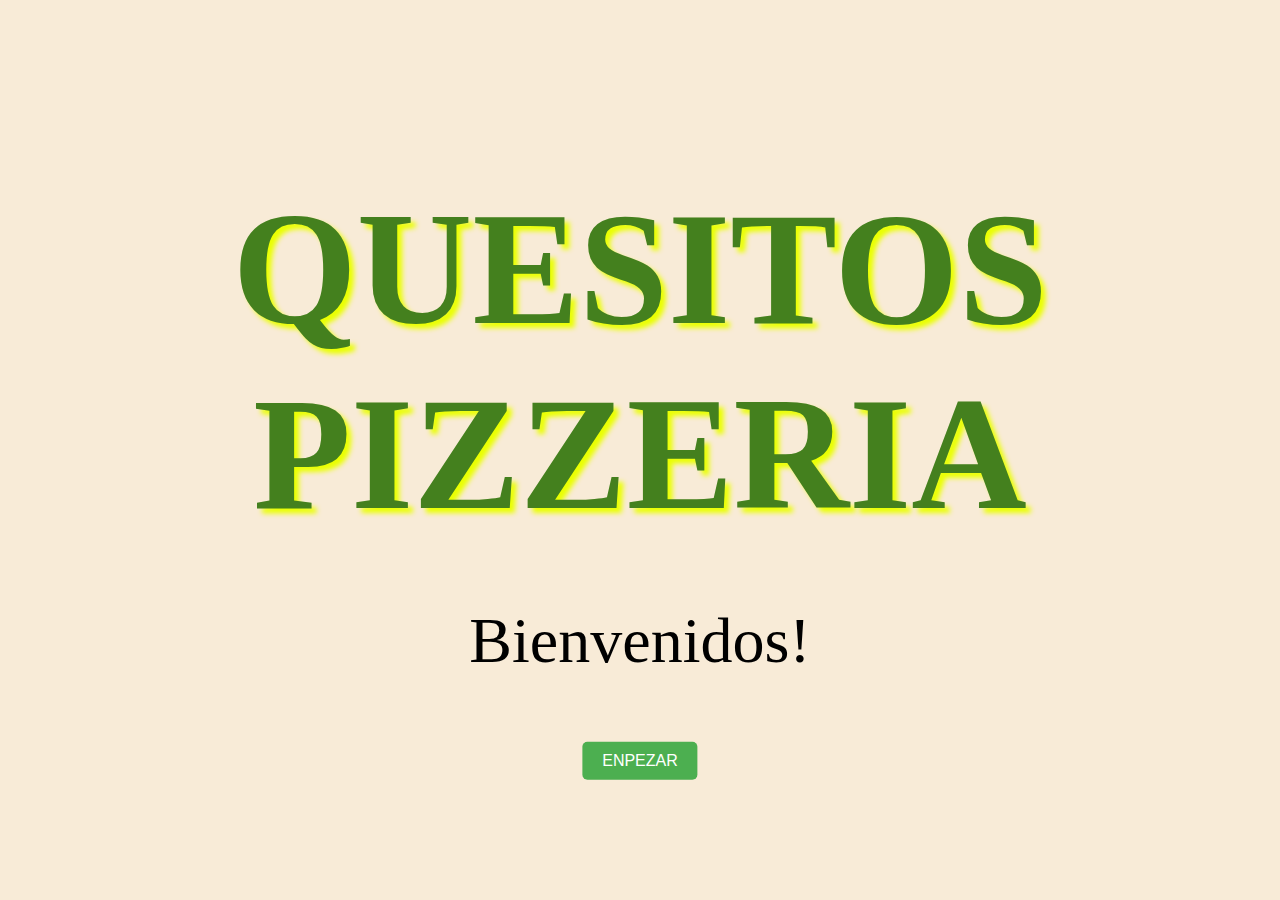
<file: index.html>
<!DOCTYPE html>
<html lang="es">
<head>
    <meta charset="UTF-8">
    <meta http-equiv="X-UA-Compatible" content="IE=edge">
    <meta name="viewport" content="width=device-width, initial-scale=1.0">
    <title>QUESITOS PIZZERIA</title>
    <link rel="stylesheet" type="text/css" href="index.css">
</head>

<body>
  <div class="welcome-container">
    <h1 class="letras">QUESITOS PIZZERIA</h1>
    <p>Bienvenidos!</p>
    <a href="espera.html"><button class="custom-button">ENPEZAR</button></a>
  </div>
</body>
</html>
</file>
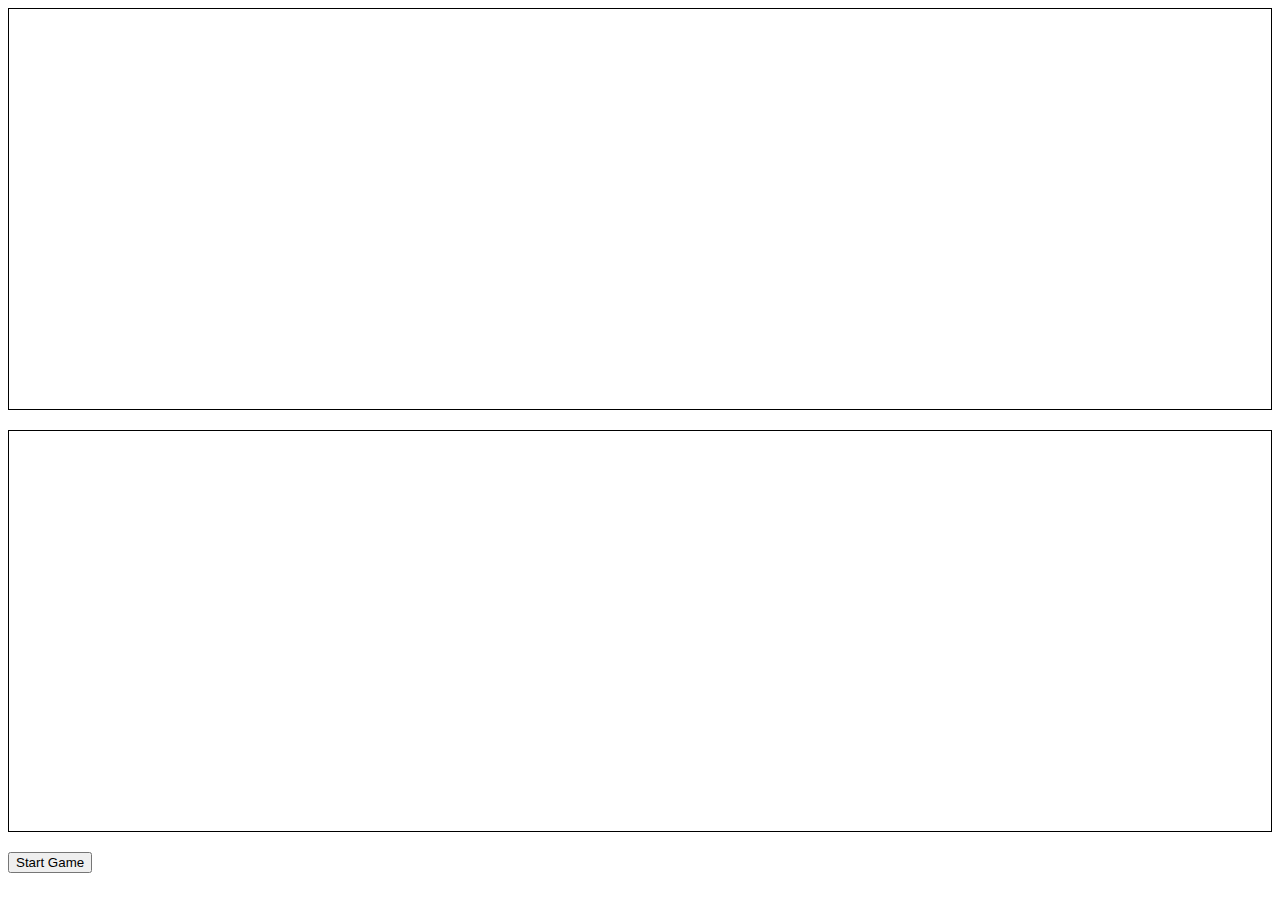
<file: batalla.html>
<!DOCTYPE html>
<html lang="en">
<head>
    <meta charset="UTF-8">
    <meta name="viewport" content="width=device-width, initial-scale=1.0">
    <title>Document</title>
    <link rel="stylesheet" href="batalla.css" />
</head>
<body>
    <div class="board" id="player-board"></div>
    <div class="board" id="computer-board"></div>
    <button onclick="startGame()">Start Game</button>

    <script src="batalla.js"></script>
</body>
</html>
</file>
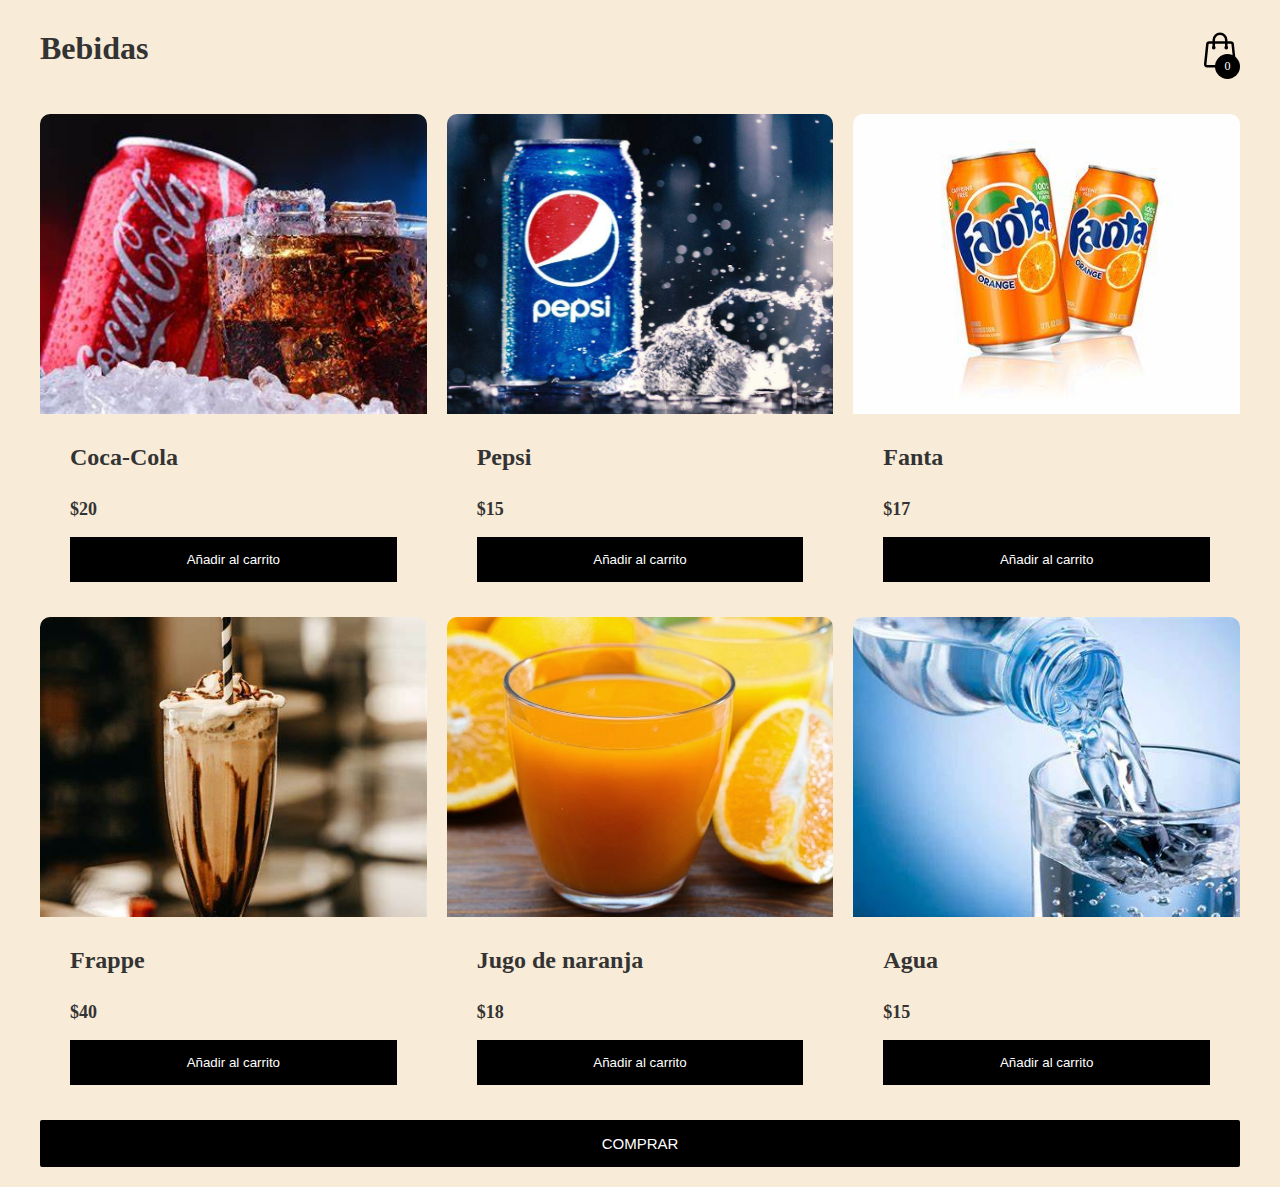
<file: compraBebida.html>
<!DOCTYPE html>
<html lang="en">
	<head>
		<meta charset="UTF-8" />
		<meta http-equiv="X-UA-Compatible" content="IE=edge" />
		<meta
			name="viewport"
			content="width=device-width, initial-scale=1.0"
		/>
		<title>Bebidas</title>
		<link rel="stylesheet" href="compra.css" />
	</head>
	<body>
		
		<header>
			<h1>Bebidas</h1>

			<div class="container-icon">
				<div class="container-cart-icon">
					<svg
						xmlns="http://www.w3.org/2000/svg"
						fill="none"
						viewBox="0 0 24 24"
						stroke-width="1.5"
						stroke="currentColor"
						class="icon-cart"
					>
						<path
							stroke-linecap="round"
							stroke-linejoin="round"
							d="M15.75 10.5V6a3.75 3.75 0 10-7.5 0v4.5m11.356-1.993l1.263 12c.07.665-.45 1.243-1.119 1.243H4.25a1.125 1.125 0 01-1.12-1.243l1.264-12A1.125 1.125 0 015.513 7.5h12.974c.576 0 1.059.435 1.119 1.007zM8.625 10.5a.375.375 0 11-.75 0 .375.375 0 01.75 0zm7.5 0a.375.375 0 11-.75 0 .375.375 0 01.75 0z"
						/>
					</svg>
					<div class="count-products">
						<span id="contador-productos">0</span>
					</div>
				</div>

				<div class="container-cart-products hidden-cart">
					<div class="row-product hidden">
						<div class="cart-product">
							<div class="info-cart-product">
								<span class="cantidad-producto-carrito">1</span>
								<p class="titulo-producto-carrito">Bebidas</p>
								<span class="precio-producto-carrito">$80</span>
							</div>
							<svg
								xmlns="http://www.w3.org/2000/svg"
								fill="none"
								viewBox="0 0 24 24"
								stroke-width="1.5"
								stroke="currentColor"
								class="icon-close"
							>
								<path
									stroke-linecap="round"
									stroke-linejoin="round"
									d="M6 18L18 6M6 6l12 12"
								/>
							</svg>
						</div>
					</div>

					<div class="cart-total hidden">
						<h3>Total:</h3>
						<span class="total-pagar">$200</span>
					</div>
                    <center><p class="cart-empty">El carrito está vacío</p></center>
				</div>
			</div>
		</header>
		<div class="container-items">
			<div class="item">
				<figure>
					<img
						src="coca.jpg"
						alt="producto"
					/>
				</figure>
				<div class="info-product">
					<h2>Coca-Cola</h2>
					<p class="price">$20</p>
					<button class="btn-add-cart">Añadir al carrito</button>
				</div>
			</div>
			<div class="item">
				<figure>
					<img
						src="pepsi.jpg"
						alt="producto"
					/>
				</figure>
				<div class="info-product">
					<h2>Pepsi</h2>
					<p class="price">$15</p>
					<button class="btn-add-cart">Añadir al carrito</button>
				</div>
			</div>
			<div class="item">
				<figure>
					<img
						src="fanta.jpg"
						alt="producto"
					/>
				</figure>
				<div class="info-product">
					<h2>Fanta</h2>
					<p class="price">$17</p>
					<button class="btn-add-cart">Añadir al carrito</button>
				</div>
			</div>
			<div class="item">
				<figure>
					<img
						src="fraooe.jpg"
						alt="producto"
					/>
				</figure>
				<div class="info-product">
					<h2>Frappe</h2>
					<p class="price">$40</p>
					<button class="btn-add-cart">Añadir al carrito</button>
				</div>
			</div>
			<div class="item">
				<figure>
					<img
						src="jugo.jpg"
						alt="producto"
					/>
				</figure>
				<div class="info-product">
					<h2>Jugo de naranja</h2>
					<p class="price">$18</p>
					<button class="btn-add-cart">Añadir al carrito</button>
				</div>
			</div>
			<div class="item">
				<figure>
					<img
						src="agua.jpg"
						alt="producto"
					/>
				</figure>
				<div class="info-product">
					<h2>Agua</h2>
					<p class="price">$15</p>
					<button class="btn-add-cart">Añadir al carrito</button>
				</div>
			</div>
		</div>
		<a href="opciones_pago.html"><input type="submit" class="btn" value="COMPRAR"></a>

		<script src="compraBebidad.js"></script>
	</body>
</html>
</file>
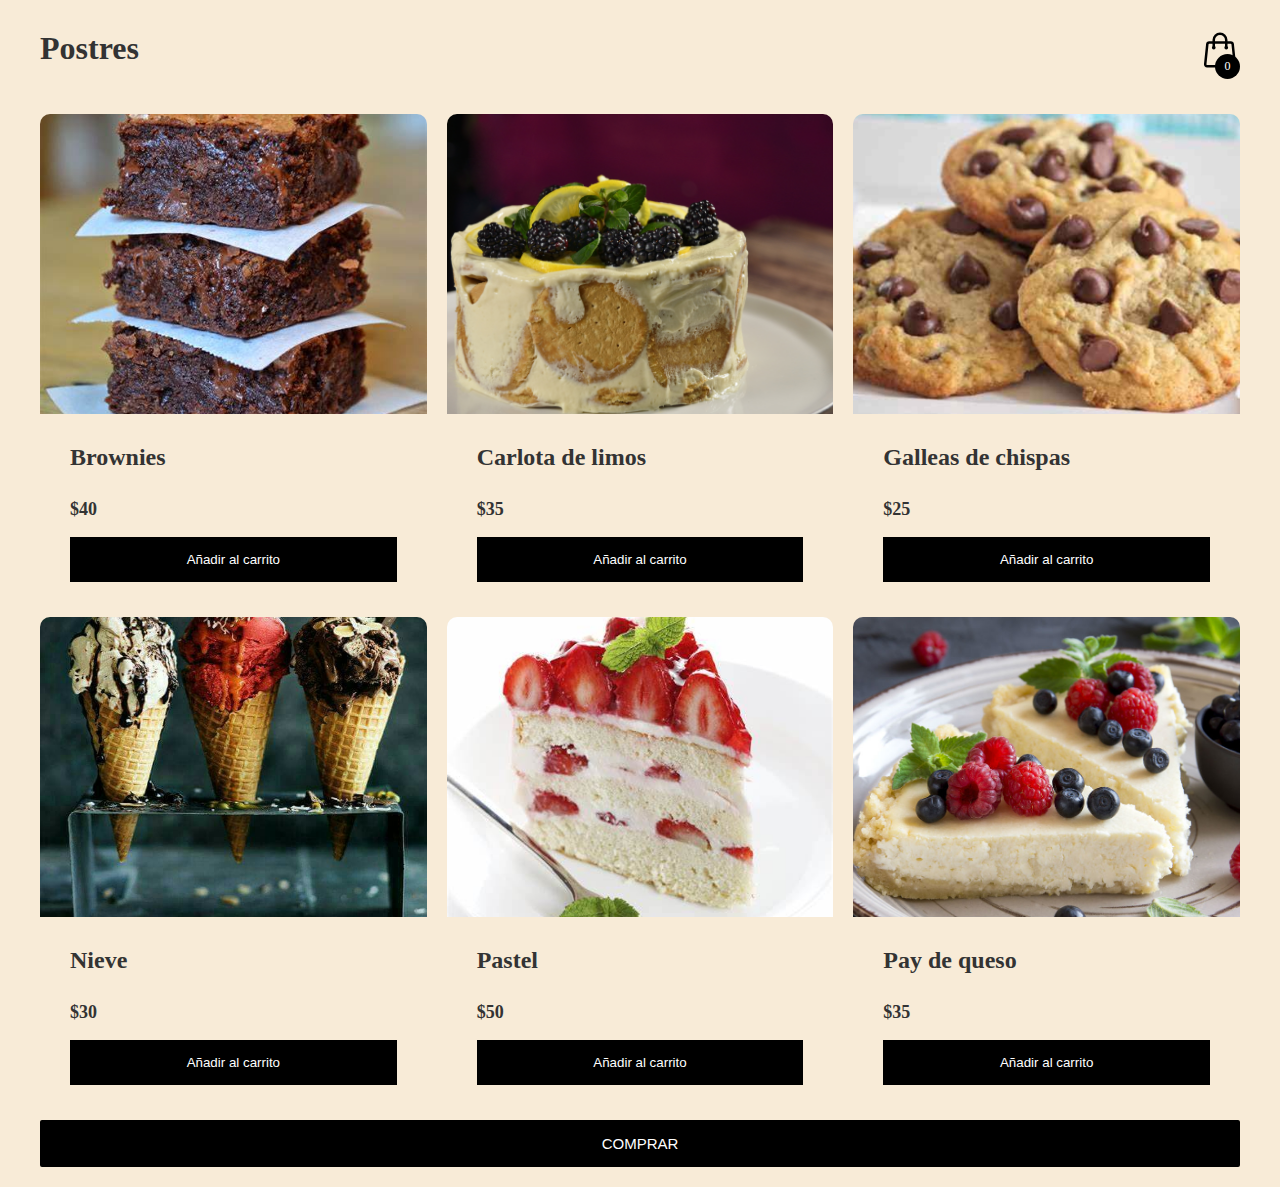
<file: compraPostre.html>
<!DOCTYPE html>
<html lang="en">
	<head>
		<meta charset="UTF-8" />
		<meta http-equiv="X-UA-Compatible" content="IE=edge" />
		<meta
			name="viewport"
			content="width=device-width, initial-scale=1.0"
		/>
		<title>Postres</title>
		<link rel="stylesheet" href="compra.css" />
	</head>
	<body>
		<header>
			<h1>Postres</h1>

			<div class="container-icon">
				<div class="container-cart-icon">
					<svg
						xmlns="http://www.w3.org/2000/svg"
						fill="none"
						viewBox="0 0 24 24"
						stroke-width="1.5"
						stroke="currentColor"
						class="icon-cart"
					>
						<path
							stroke-linecap="round"
							stroke-linejoin="round"
							d="M15.75 10.5V6a3.75 3.75 0 10-7.5 0v4.5m11.356-1.993l1.263 12c.07.665-.45 1.243-1.119 1.243H4.25a1.125 1.125 0 01-1.12-1.243l1.264-12A1.125 1.125 0 015.513 7.5h12.974c.576 0 1.059.435 1.119 1.007zM8.625 10.5a.375.375 0 11-.75 0 .375.375 0 01.75 0zm7.5 0a.375.375 0 11-.75 0 .375.375 0 01.75 0z"
						/>
					</svg>
					<div class="count-products">
						<span id="contador-productos">0</span>
					</div>
				</div>

				<div class="container-cart-products hidden-cart">
					<div class="row-product hidden">
						<div class="cart-product">
							<div class="info-cart-product">
								<span class="cantidad-producto-carrito">1</span>
								<p class="titulo-producto-carrito">Postres</p>
								<span class="precio-producto-carrito">$80</span>
							</div>
							<svg
								xmlns="http://www.w3.org/2000/svg"
								fill="none"
								viewBox="0 0 24 24"
								stroke-width="1.5"
								stroke="currentColor"
								class="icon-close"
							>
								<path
									stroke-linecap="round"
									stroke-linejoin="round"
									d="M6 18L18 6M6 6l12 12"
								/>
							</svg>
						</div>
					</div>

					<div class="cart-total hidden">
						<h3>Total:</h3>
						<span class="total-pagar">$200</span>
					</div>
					<center><p class="cart-empty">El carrito está vacío</p></center>
				</div>
			</div>
		</header>
		<div class="container-items">
			<div class="item">
				<figure>
					<img
						src="brownies.jpg"
						alt="producto"
					/>
				</figure>
				<div class="info-product">
					<h2>Brownies</h2>
					<p class="price">$40</p>
					<button class="btn-add-cart">Añadir al carrito</button>
				</div>
			</div>
			<div class="item">
				<figure>
					<img
						src="carlota de limaon.jpg"
						alt="producto"
					/>
				</figure>
				<div class="info-product">
					<h2>Carlota de limos</h2>
					<p class="price">$35</p>
					<button class="btn-add-cart">Añadir al carrito</button>
				</div>
			</div>
			<div class="item">
				<figure>
					<img
						src="galletas.jpg"
						alt="producto"
					/>
				</figure>
				<div class="info-product">
					<h2>Galleas de chispas</h2>
					<p class="price">$25</p>
					<button class="btn-add-cart">Añadir al carrito</button>
				</div>
			</div>
			<div class="item">
				<figure>
					<img
						src="nieve.jpg"
						alt="producto"
					/>
				</figure>
				<div class="info-product">
					<h2>Nieve</h2>
					<p class="price">$30</p>
					<button class="btn-add-cart">Añadir al carrito</button>
				</div>
			</div>
			<div class="item">
				<figure>
					<img
						src="pastel.jpg"
						alt="producto"
					/>
				</figure>
				<div class="info-product">
					<h2>Pastel</h2>
					<p class="price">$50</p>
					<button class="btn-add-cart">Añadir al carrito</button>
				</div>
			</div>
			<div class="item">
				<figure>
					<img
						src="pay.jpg"
						alt="producto"
					/>
				</figure>
				<div class="info-product">
					<h2>Pay de queso</h2>
					<p class="price">$35</p>
					<button class="btn-add-cart">Añadir al carrito</button>
				</div>
			</div>
		</div>
		<a href="opciones_pago.html"><input type="submit" class="btn" value="COMPRAR"></a>

		<script src="compra.js"></script>
	</body>
</html>
</file>
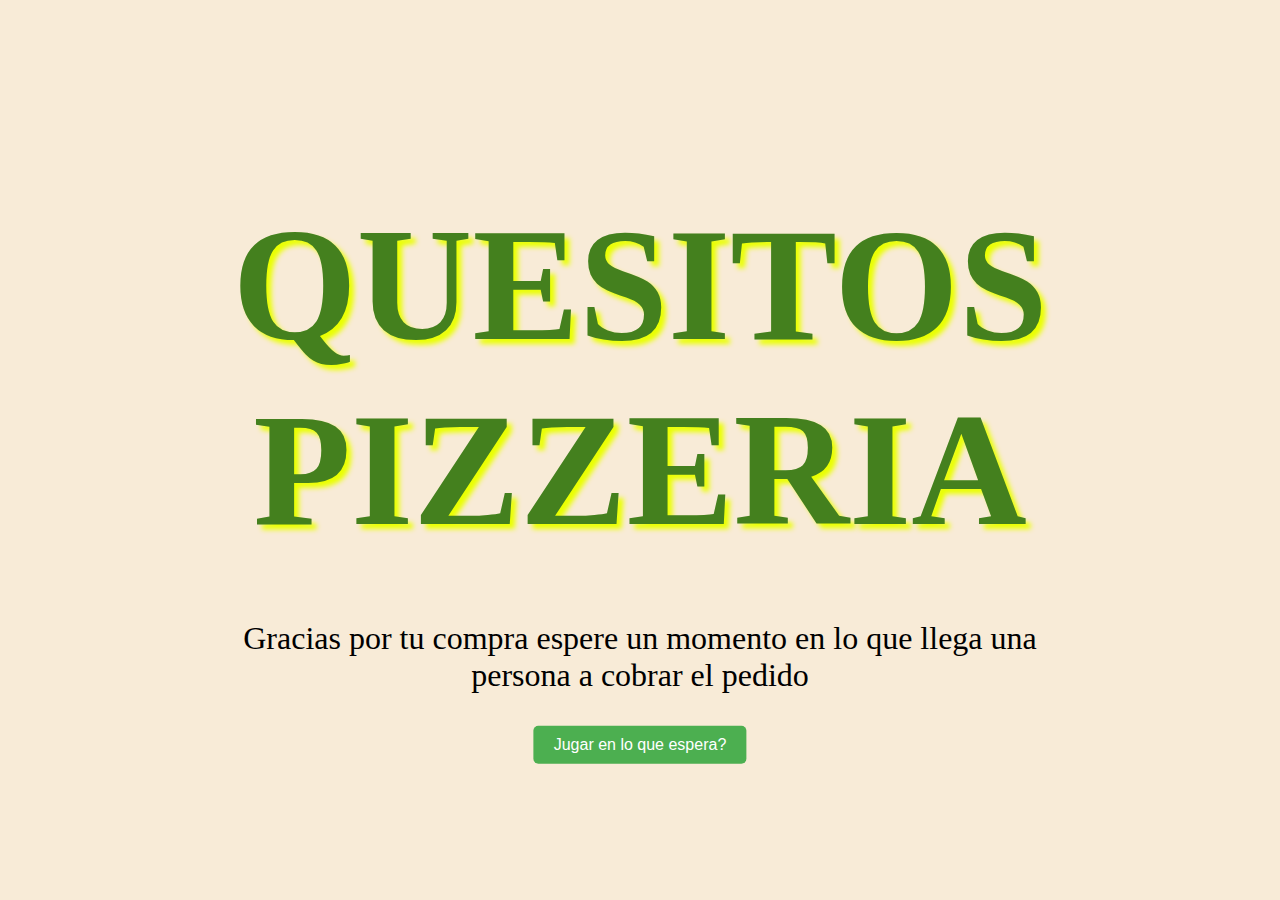
<file: efectivo.html>
<!DOCTYPE html>
<html lang="en">
<head>
    <meta charset="UTF-8">
    <meta name="viewport" content="width=device-width, initial-scale=1.0">
    <title>Document</title>
    <link rel="stylesheet" type="text/css" href="efectivo.css">
</head>
<body>
    <div class="welcome-container">
    <h1 class="letras">QUESITOS PIZZERIA</h1>
    <p>Gracias por tu compra espere un momento en lo que llega una persona a cobrar el pedido</p>
    <a href="juegos.html"><button class="custom-button">Jugar en lo que espera?</button></a>
  </div>
</body>
</html>
</file>
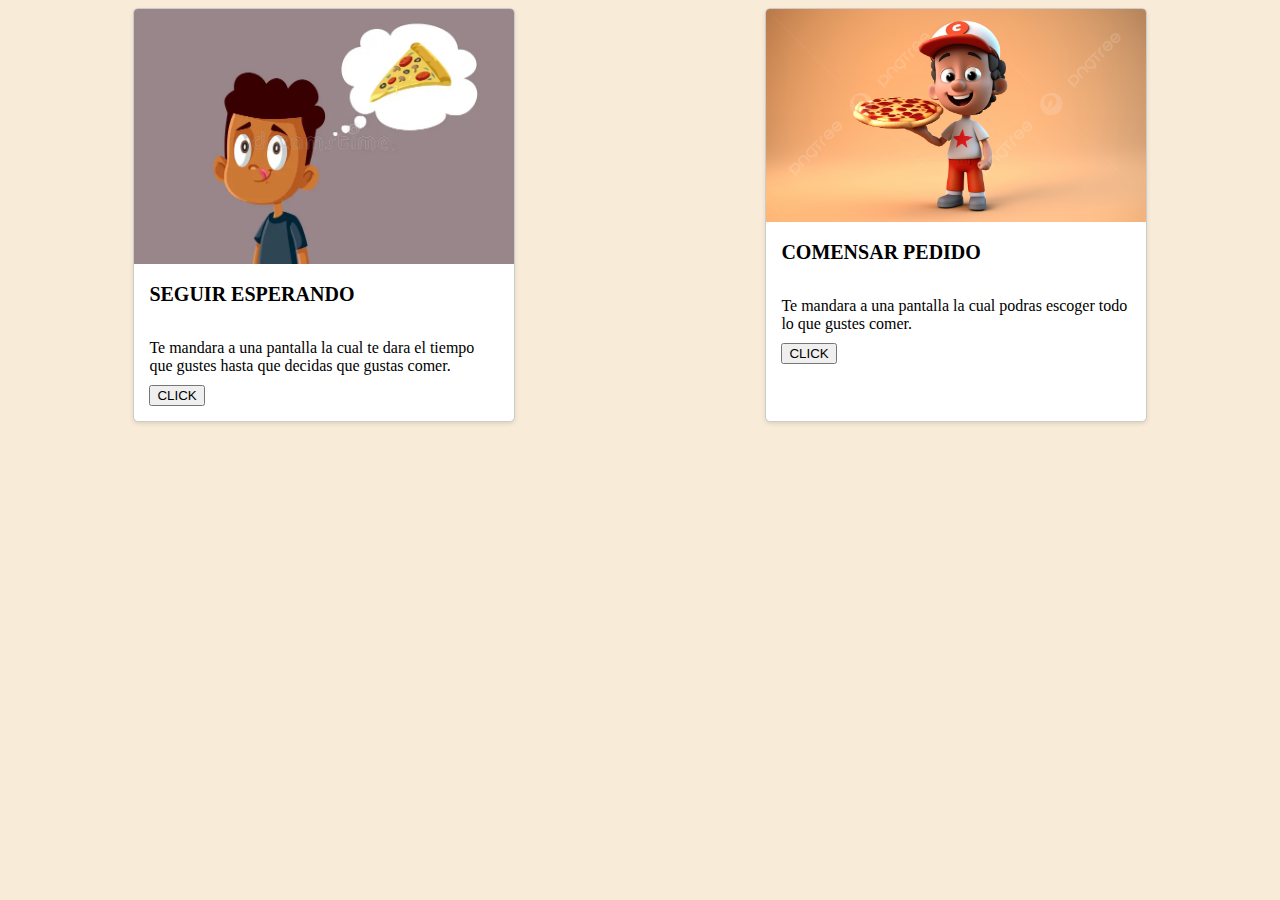
<file: espera.html>
<!DOCTYPE html>
<html lang="en">
<head>
    <meta charset="UTF-8">
    <meta name="viewport" content="width=device-width, initial-scale=1.0">
    <title>Document</title>
    <link rel="stylesheet" type="text/css" href="espera.css">

</head>
<body>
    <div class="row">
        <div class="card">
          <img src="pensando.webp"  alt="Imagen 4">
          <div class="card-body">
            <h5 class="card-title">SEGUIR ESPERANDO</h5>
            <p class="card-text">Te mandara a una pantalla la cual te dara el tiempo que gustes hasta que decidas que gustas comer.</p>
            <a href="juegos.html"><button>CLICK</button></a>
          </div>
        </div>
        <div class="card">
          <img src="traer.png"  alt="Imagen 5">
          <div class="card-body">
            <h5 class="card-title">COMENSAR PEDIDO</h5>
            <p class="card-text">Te mandara a una pantalla la cual podras escoger todo lo que gustes comer.</p>
            <a href="opciones.html"><button>CLICK</button></a>
          </div>
        </div>
      </div>
</body>
</html>
</file>
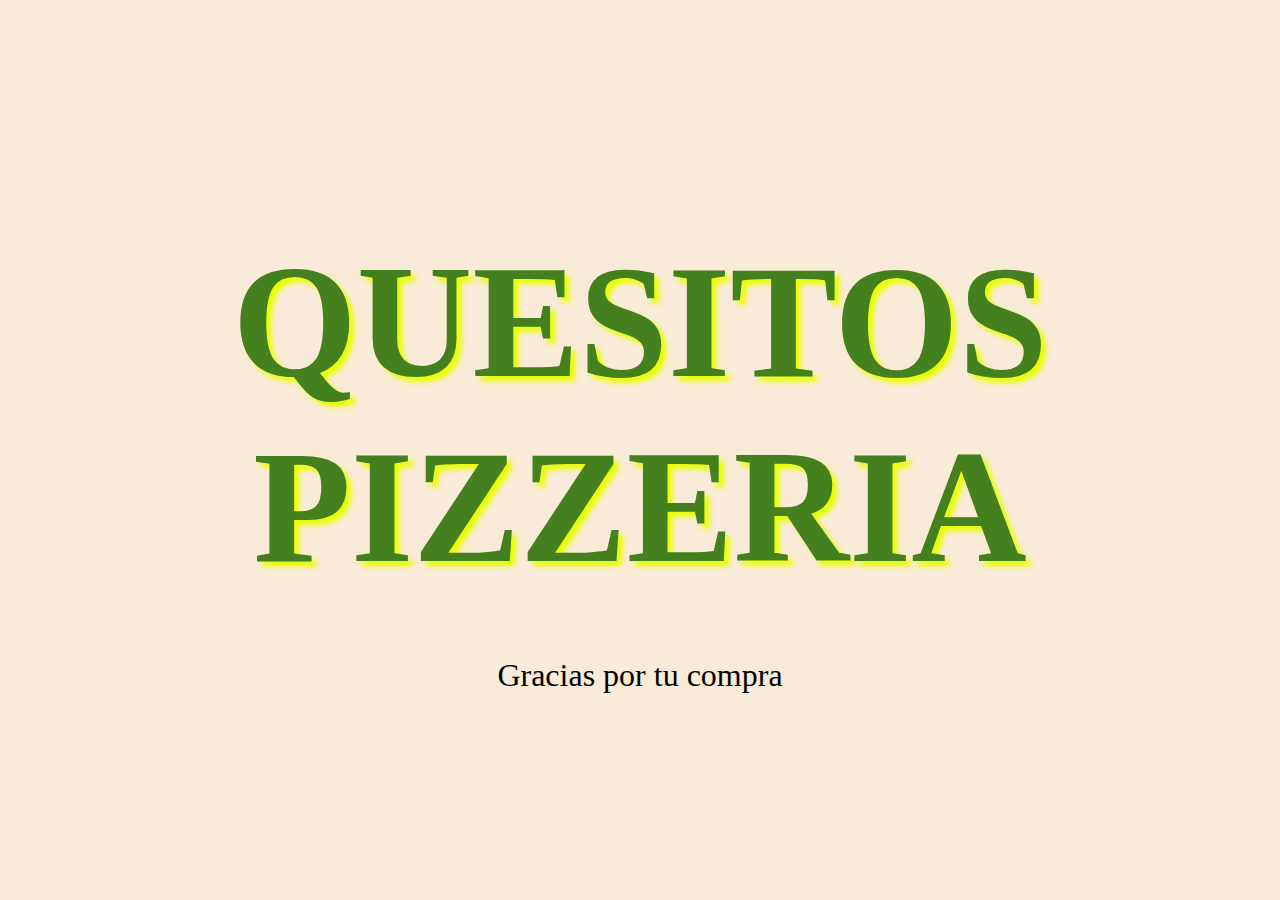
<file: final.html>
<!DOCTYPE html>
<html lang="en">
<head>
    <meta charset="UTF-8">
    <meta name="viewport" content="width=device-width, initial-scale=1.0">
    <title>Document</title>
    <link rel="stylesheet" type="text/css" href="efectivo.css">
</head>
<body>
    <div class="welcome-container">
        <h1 class="letras">QUESITOS PIZZERIA</h1>
        <p>Gracias por tu compra </p>
      </div>
</body>
</html>
</file>
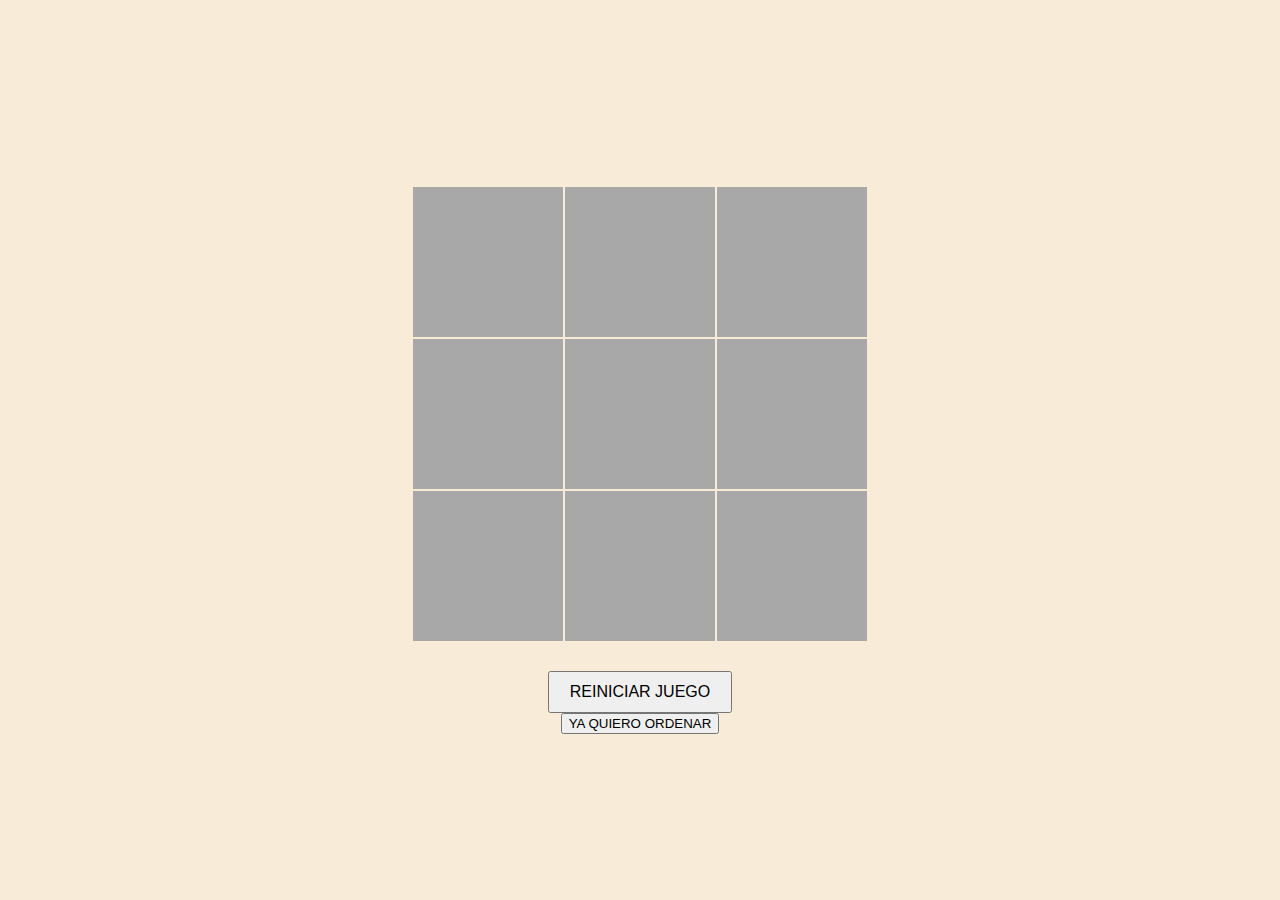
<file: gato.html>
<!DOCTYPE html>
<html lang="en">
<head>
    <meta charset="UTF-8">
    <meta name="viewport" content="width=device-width, initial-scale=1.0">
    <title>Document</title>
    <link rel="stylesheet" type="text/css" href="gato.css">
</head>
<body>
    <div class="container">
        <div id="board" class="board">
            <div class="cell" data-index="0"></div>
            <div class="cell" data-index="1"></div>
            <div class="cell" data-index="2"></div>
            <div class="cell" data-index="3"></div>
            <div class="cell" data-index="4"></div>
            <div class="cell" data-index="5"></div>
            <div class="cell" data-index="6"></div>
            <div class="cell" data-index="7"></div>
            <div class="cell" data-index="8"></div>
        </div>
        <div id="message" class="message"></div>
        <button id="resetButton" class="reset-button" onclick="resetGame()">REINICIAR JUEGO</button>
        <a href="opciones.html"><button>YA QUIERO ORDENAR</button></a>
    </div>

    <script src="gato.js"></script>
</body>
</html>
</file>
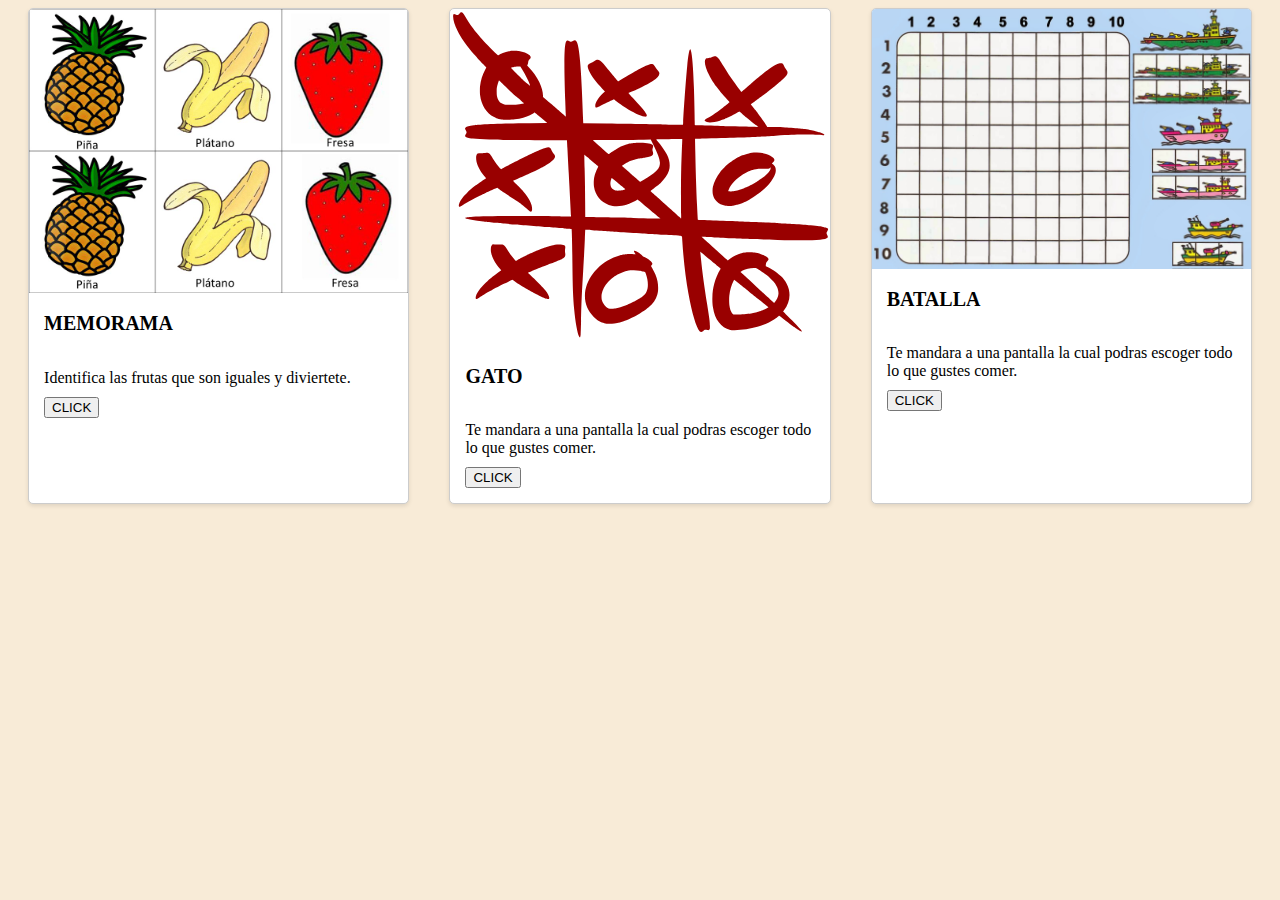
<file: juegos.html>
<!DOCTYPE html>
<html lang="en">
<head>
    <meta charset="UTF-8">
    <meta name="viewport" content="width=device-width, initial-scale=1.0">
    <title>Document</title>
    <link rel="stylesheet" type="text/css" href="opciones.css">
</head>
<body>
    <div class="row">
        <div class="card">
          <img src="memorama.jpg"  alt="Imagen 4">
          <div class="card-body">
            <h5 class="card-title">MEMORAMA</h5>
            <p class="card-text">Identifica las frutas que son iguales y diviertete.</p>
            <a href="/html/serpiente.html"><button>CLICK</button></a>
          </div>
        </div>
        <div class="card">
          <img src="gato.svg"  alt="Imagen 5">
          <div class="card-body">
            <h5 class="card-title">GATO</h5>
            <p class="card-text">Te mandara a una pantalla la cual podras escoger todo lo que gustes comer.</p>
            <a href="gato.html"><button>CLICK</button></a>
          </div>
        </div>
        <div class="card">
          <img src="batalla.jpg"  alt="Imagen 5">
          <div class="card-body">
            <h5 class="card-title">BATALLA</h5>
            <p class="card-text">Te mandara a una pantalla la cual podras escoger todo lo que gustes comer.</p>
            <a href="batalla.html"><button>CLICK</button></a>
          </div>
        </div>
      </div>
</body>
</html>
</file>
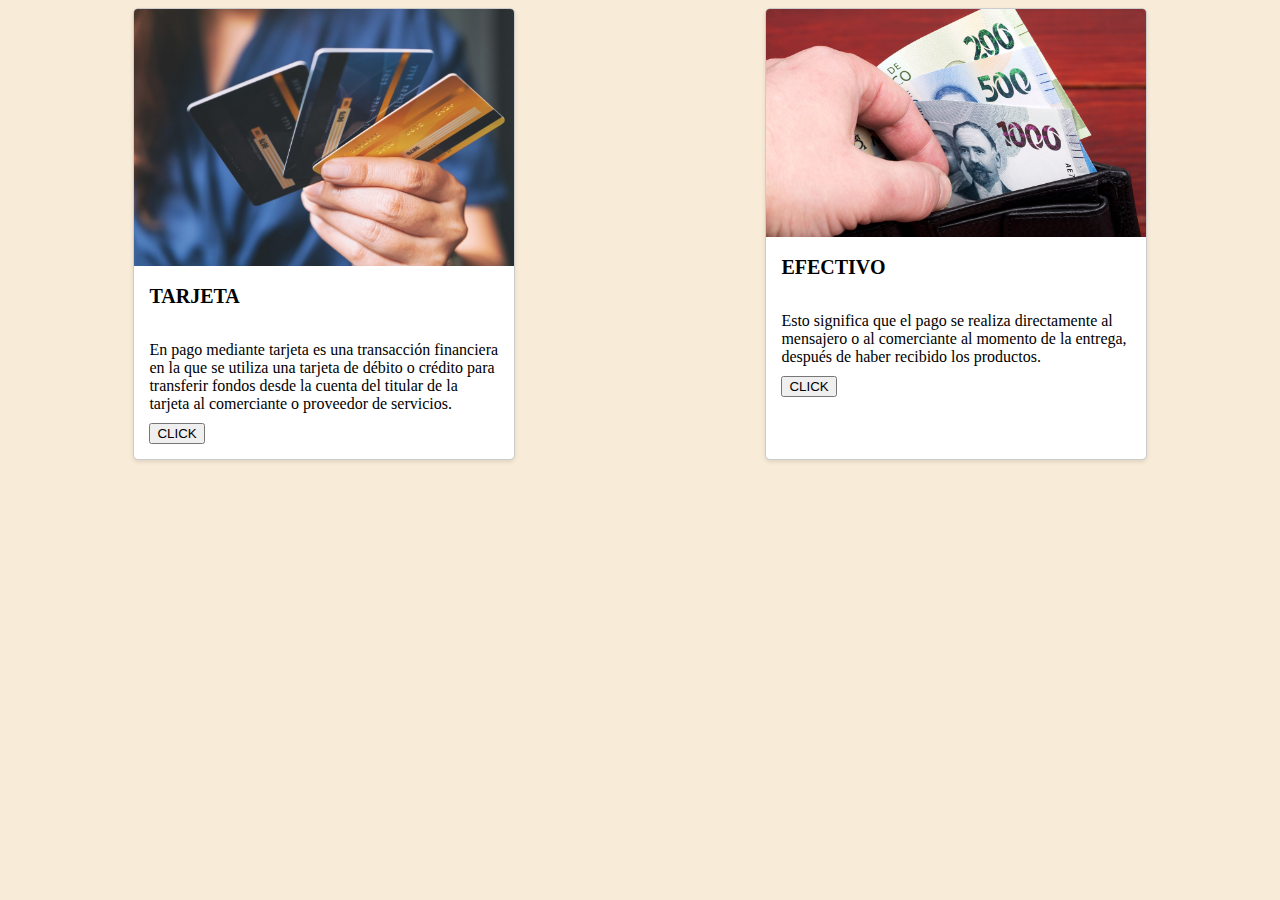
<file: opciones_pago.html>
<!DOCTYPE html>
<html lang="en">
<head>
    <meta charset="UTF-8">
    <meta name="viewport" content="width=device-width, initial-scale=1.0">
    <title>catalogo</title>
    <link rel="stylesheet" type="text/css" href="opciones.css">
</head>
<body>
    <div class="row">
        <div class="card">
            <img src="op_tarjeta.jpeg" alt="">
          <div class="card-body">
            <h5 class="card-title">TARJETA</h5>
            <p class="card-text">En pago mediante tarjeta es una transacción financiera en la que se utiliza una tarjeta de débito o crédito para transferir fondos desde la cuenta del titular de la tarjeta al comerciante o proveedor de servicios.
            </p>
            <a href="tarjeta2.html"><button>CLICK</button></a>
          </div>
        </div>
        <div class="card">
            <img src="opo_efectivo.jpg" alt=""/>
          <div class="card-body">
            <h5 class="card-title">EFECTIVO</h5>
            <p class="card-text">Esto significa que el pago se realiza directamente al mensajero o al comerciante al momento de la entrega, después de haber recibido los productos. </p>
            <a href="efectivo.html"><button>CLICK</button></a>
          </div>
        </div>
      </div>
    
</body>
</html>
</file>
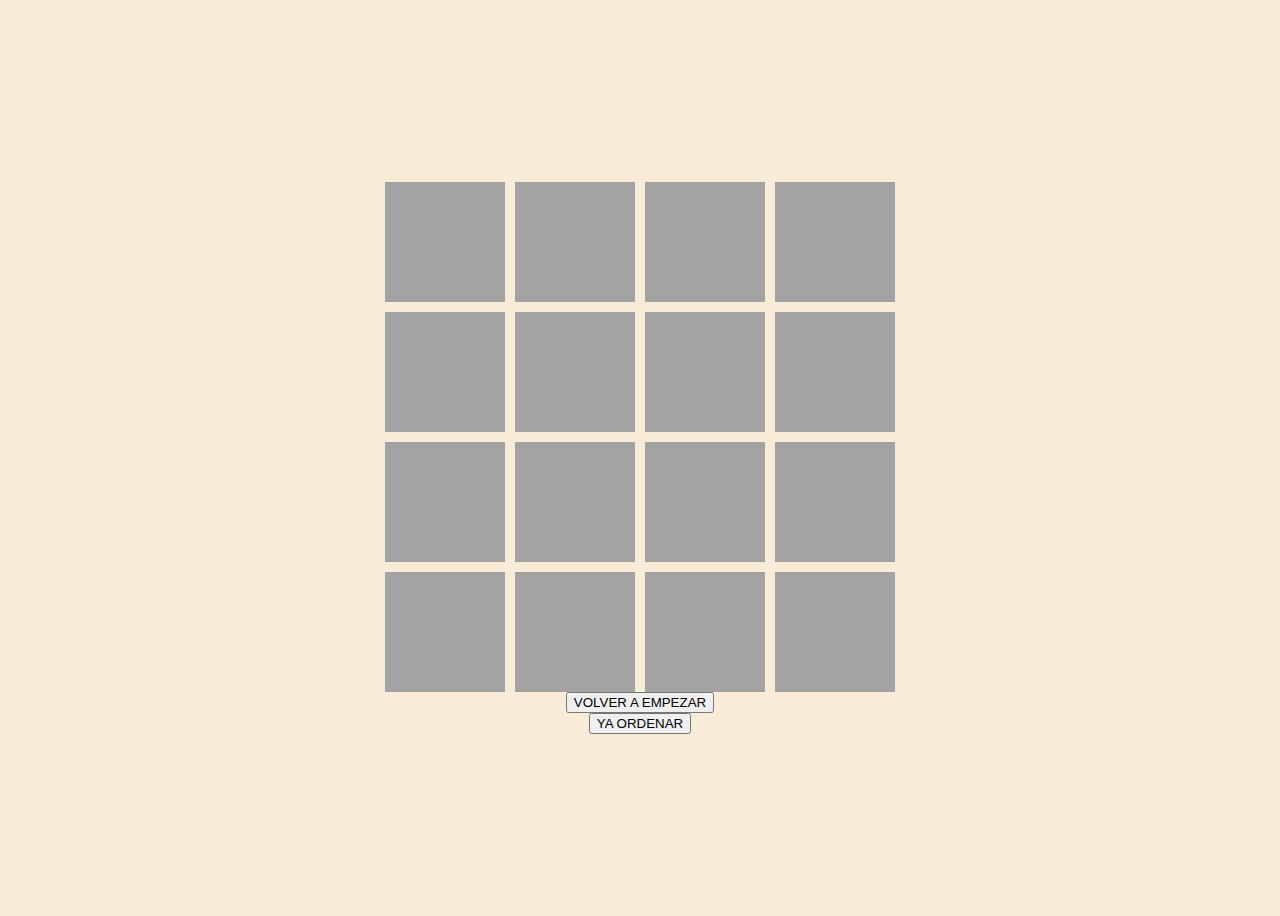
<file: serpiente.html>
<!DOCTYPE html>
<html lang="en">
<head>
    <meta charset="UTF-8">
    <meta name="viewport" content="width=device-width, initial-scale=1.0">
    <title>Document</title>
    <link rel="stylesheet" type="text/css" href="serpiente.css">
</head>
<body>
    <div class="memory-game">
        <div class="cards" id="cards"></div>
        <button onclick="resetGame()">VOLVER A EMPEZAR</button>
        <a href="opciones.html"><button >YA ORDENAR</button></a>
    </div>

    <script src="serpiente.js"></script>
</body>
</html>
</file>
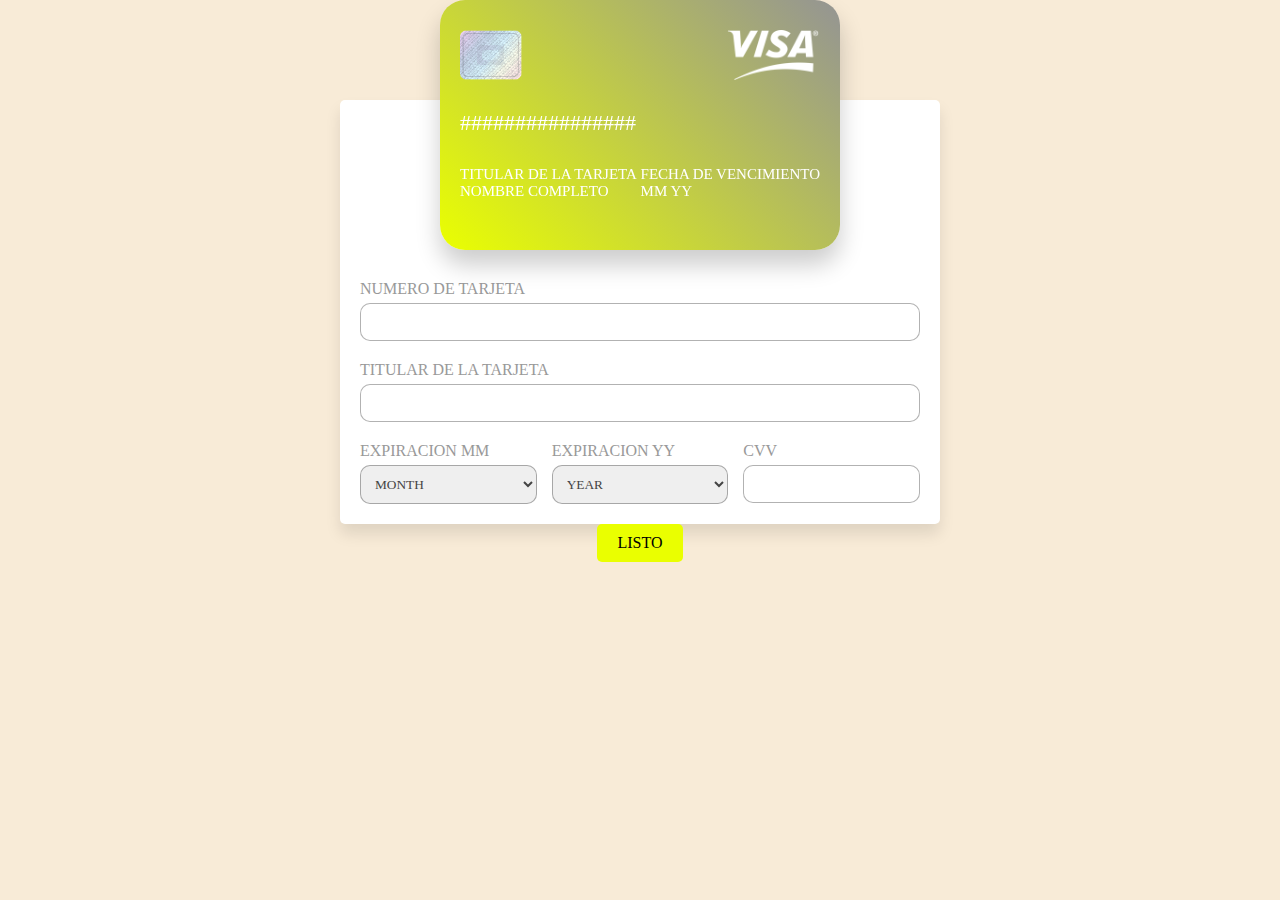
<file: tarjeta2.html>
<!DOCTYPE html>
<html lang="en">
<head>
    <meta charset="UTF-8">
    <meta http-equiv="X-UA-Compatible" content="IE=edge">
    <meta name="viewport" content="width=device-width, initial-scale=1.0">
    
    <!-- custom css file link  -->
    <link rel="stylesheet" href="tarjeta2.css">

</head>
<body>
<div class="container">

    <div class="card-container">

        <div class="front">
            <div class="image">
                <img src="chip.png" alt="">
                <img src="visa.png" alt="">
            </div>
            <div class="card-number-box">################</div>
            <div class="flexbox">
                <div class="box">
                    <span>Titular de la tarjeta</span>
                    <div class="card-holder-name">Nombre completo</div>
                </div>
                <div class="box">
                    <span>Fecha de vencimiento</span>
                    <div class="expiration">
                        <span class="exp-month">mm</span>
                        <span class="exp-year">yy</span>
                    </div>
                </div>
            </div>
        </div>

        <div class="back">
            <div class="stripe"></div>
            <div class="box">
                <span>cvv</span>
                <div class="cvv-box"></div>
                <img src="visa.png" alt="">
            </div>
        </div>

    </div>

    <form action="">
        <div class="inputBox">
            <span>Numero de tarjeta</span>
            <input type="text" maxlength="16" class="card-number-input">
        </div>
        <div class="inputBox">
            <span>Titular de la tarjeta</span>
            <input type="text" class="card-holder-input">
        </div>
        <div class="flexbox">
            <div class="inputBox">
                <span>expiracion mm</span>
                <select name="" id="" class="month-input">
                    <option value="month" selected disabled>month</option>
                    <option value="01">01</option>
                    <option value="02">02</option>
                    <option value="03">03</option>
                    <option value="04">04</option>
                    <option value="05">05</option>
                    <option value="06">06</option>
                    <option value="07">07</option>
                    <option value="08">08</option>
                    <option value="09">09</option>
                    <option value="10">10</option>
                    <option value="11">11</option>
                    <option value="12">12</option>
                </select>
            </div>
            <div class="inputBox">
                <span>expiracion yy</span>
                <select name="" id="" class="year-input">
                    <option value="year" selected disabled>year</option>
                    <option value="2021">2021</option>
                    <option value="2022">2022</option>
                    <option value="2023">2023</option>
                    <option value="2024">2024</option>
                    <option value="2025">2025</option>
                    <option value="2026">2026</option>
                    <option value="2027">2027</option>
                    <option value="2028">2028</option>
                    <option value="2029">2029</option>
                    <option value="2030">2030</option>
                </select>
            </div>
            <div class="inputBox">
                <span>cvv</span>
                <input type="text" maxlength="4" class="cvv-input">
            </div>
        </div>
        
    </form>
    <a href="final.html"><button class="custom-button">LISTO</button></a>

</div>    
    




<script>

document.querySelector('.card-number-input').oninput = () =>{
    document.querySelector('.card-number-box').innerText = document.querySelector('.card-number-input').value;
}

document.querySelector('.card-holder-input').oninput = () =>{
    document.querySelector('.card-holder-name').innerText = document.querySelector('.card-holder-input').value;
}

document.querySelector('.month-input').oninput = () =>{
    document.querySelector('.exp-month').innerText = document.querySelector('.month-input').value;
}

document.querySelector('.year-input').oninput = () =>{
    document.querySelector('.exp-year').innerText = document.querySelector('.year-input').value;
}

document.querySelector('.cvv-input').onmouseenter = () =>{
    document.querySelector('.front').style.transform = 'perspective(1000px) rotateY(-180deg)';
    document.querySelector('.back').style.transform = 'perspective(1000px) rotateY(0deg)';
}

document.querySelector('.cvv-input').onmouseleave = () =>{
    document.querySelector('.front').style.transform = 'perspective(1000px) rotateY(0deg)';
    document.querySelector('.back').style.transform = 'perspective(1000px) rotateY(180deg)';
}

document.querySelector('.cvv-input').oninput = () =>{
    document.querySelector('.cvv-box').innerText = document.querySelector('.cvv-input').value;
}

</script>






</body>
</html>
</file>
<file: index.css>
body{
    background: #f8ebd7;
}
.welcome-container {
    position: absolute;
    top: 50%;
    left: 50%;
    transform: translate(-50%, -50%);
    text-align: center;
  }
  
  .welcome-container h1 {
    font-size: 10em;
    animation: moveUp 1s ease infinite alternate;
  }
  
  .welcome-container p {
    font-size: 4em;
  }
  
  @keyframes moveUp {
    from {
      transform: translateY(0);
    }
    to {
      transform: translateY(-10px);
    }
  }
  .letras{
    width: 50;
    height: 30vh;
    display: flex;
    align-items: center;
    justify-content:center;
    font-size: 40px;
    font-weight: 500px;
    text-shadow: 5px 5px 5px rgb(234, 255, 0);
    color: rgb(68, 128, 30);
  }
  .custom-button {
    display: inline-block;
    padding: 10px 20px;
    background-color: #4CAF50;
    color: white;
    text-align: center;
    font-size: 16px;
    border: none;
    border-radius: 5px;
    cursor: pointer;
    transition: background-color 0.3s;
  }
  
  .custom-button:hover {
    background-color: #45a049;
  }
</file>
<file: batalla.css>
.board {
    display: grid;
    grid-template-columns: repeat(10, 40px);
    grid-template-rows: repeat(10, 40px);
    border: 1px solid black;
    margin-bottom: 20px;
}

.board div {
    border: 1px solid black;
}

.ship {
    background-color: gray;
}

.hit {
    background-color: red;
}

.miss {
    background-color: blue;
}

.button {
    margin-top: 10px;
}
</file>
<file: compra.css>
/* Globales */
*::after,
*::before,
*{
    margin: 0;
    padding: 0;
    box-sizing: border-box;
}

body{
    background:  #f8ebd7;
    margin: 0 auto;
    max-width: 1200px;
    font-family: 'Lucida Bright';
    color: #333;
}


/*---POSICION-DE-LA-BARRA-DE-NAVEGACION-----------*/
.container{
    background-color: transparent;
    width: 50;
    height: 15vh;
    display: flex;
    align-items: center;
    justify-content:center;
}
/*---DONDE-SE-ENCUENTRAN-LOS-BOTONES-----------*/
nav{
    
    background: #ffffff;
    border-radius: 50px;
    padding: 10px;
    box-shadow: 0 20px 15px -20px #ffffff;
}
/*---BOTONES-EL-TAMAÑO-COLOR-DE-LETRA----------*/
nav ul li{
    list-style: none;
    display: inline-grid;
    padding: 10px 25px;
    margin: 10px;
    font-size: 18px;
    font-weight: 200px;
    color: rgb(0, 0, 0);
    cursor: pointer;
    position: relative;
    z-index: 2;
    transition: color 0.3s;
}
/*---SOMBRE-INTERIOR-----------*/
nav ul li::after{
    content: '';
    background: #000000a3;
    width: 100%;
    height: 100%;
    border-radius: 50px;
    position: absolute;
    top: 100%;
    left: 50%;
    transform: translate(-50%, -50%);
    z-index: -1;
    opacity: 0;
}
/*---COLOR-LETRAS-AL-ESTAR-SOBRE-ELLAS-------------*/
nav ul li:hover{
    color: #ffffff;
}
/*---DONDE-SE-SITUA-LA-SOMBRA*/
nav ul li:hover::after{
    top: 50%;
    opacity: 1;
}




.icon-cart{
    width: 40px;
    height: 40px;
    stroke: #000;
}

.icon-cart:hover{
    cursor: pointer;
}

img{
    max-width: 100%;
}

/* Header */
header{
    display: flex;
    justify-content: space-between;
    padding: 30px 0 40px 0;
}

.container-icon{
    position: relative;
}

.count-products{
    position: absolute;
    top: 55%;
    right: 0;

    background-color: #000;
    color:#ffffff;
    width: 25px;
    height: 25px;

    display: flex;
    justify-content: center;
    align-items: center;
    border-radius: 50%;
}

#contador-productos{
    font-size: 12px;
}

.container-cart-products{
    position: absolute;
    top: 50px;
    right: 0;

    background-color: #fff;
    width: 400px;
    z-index: 1;
    box-shadow: 0 10px 20px rgba(0, 0, 0, 0.20);
    border-radius: 10px;
    
}

.cart-product{
    display: flex;
    align-items: center;
    justify-content: space-between;
    padding: 30px;

    border-bottom: 1px solid rgba(0, 0, 0, 0.20);

}

.info-cart-product{
    display: flex;
    justify-content: space-between;
    flex: 0.8;
}

.titulo-producto-carrito{
    font-size: 20px;
}

.precio-producto-carrito{
    font-weight: 700;
    font-size: 20px;
    margin-left: 10px;
}

.cantidad-producto-carrito{
    font-weight: 400;
    font-size: 20px;
}

.icon-close{
    width: 25px;
    height: 25px;
}

.icon-close:hover{
    stroke: red;
    cursor: pointer;
}

.cart-total{
    display: flex;
    justify-content: center;
    align-items: center;
    padding: 20px 0;
    gap: 20px;
}

.cart-total h3{
    font-size: 20px;
    font-weight: 700;
}

.total-pagar{
    font-size: 20px;
    font-weight: 900;
}

.hidden-cart{
    display: none;
}




/* Main */
.container-items{
    display: grid;
    grid-template-columns: repeat(3, 1fr);
    gap: 20px;
}

.item{
    border-radius: 10px;
}

.item:hover{
    box-shadow: 0 10px 20px rgba(0, 0, 0, 0.20);
}

.item img{
    width: 100%;
    height: 300px;
    object-fit: cover;
    border-radius: 10px 10px 0 0;
    transition: all .5s;
}

.item figure{
    overflow: hidden;
}

.item:hover img{
    transform: scale(1.2);
}

.info-product{
    padding: 15px 30px;
    line-height: 2;
    display: flex;
    flex-direction: column;
    gap: 10px;
}

.price{
    font-size: 18px;
    font-weight: 900;
}

.info-product button{
    border: none;
    background: none;
    background-color: #000;
    color: #fff;
    padding: 15px 10px;
    cursor: pointer;
}
.btn{
    width: 100%;
    padding: 15px;
    border-radius: 2px;
    border: none;
    margin: 20px 0;
    font-size: 15px;
    background: #000000;
    color: white;
    cursor: pointer;
    transition: all .5s ease;
}
.btn:hover{
    background: #0000009e;
}
</file>
<file: efectivo.css>
body{
    background: #f8ebd7;
}
.welcome-container {
    position: absolute;
    top: 50%;
    left: 50%;
    transform: translate(-50%, -50%);
    text-align: center;
  }
  
  .welcome-container h1 {
    font-size: 10em;
    animation: moveUp 1s ease infinite alternate;
  }
  
  .welcome-container p {
    font-size: 2em;
  }
  
  @keyframes moveUp {
    from {
      transform: translateY(0);
    }
    to {
      transform: translateY(-10px);
    }
  }
  .letras{
    width: 50;
    height: 30vh;
    display: flex;
    align-items: center;
    justify-content:center;
    font-size: 40px;
    font-weight: 500px;
    text-shadow: 5px 5px 5px rgb(234, 255, 0);
    color: rgb(68, 128, 30);
  }
  .custom-button {
    display: inline-block;
    padding: 10px 20px;
    background-color: #4CAF50;
    color: white;
    text-align: center;
    font-size: 16px;
    border: none;
    border-radius: 5px;
    cursor: pointer;
    transition: background-color 0.3s;
  }
  
  .custom-button:hover {
    background-color: #45a049;
  }
</file>
<file: espera.css>
body{
    background: #f8ebd7;
}
.cartas-container {
    display: flex;
    flex-direction: column;
    align-items: center;
  }
  
  .row {
    display: flex;
    justify-content: space-around;
    margin-bottom: 20px;
  }
  
  .card {
    width: 30%;
    border: 1px solid #ccc;
    border-radius: 5px;
    overflow: hidden;
    box-shadow: 0 2px 4px rgba(0, 0, 0, 0.1);
    background: #fff;
  }
  
  .card img {
    width: 100%;
    height: auto;
    object-fit: cover;
  }
  
  .card-body {
    padding: 15px;
  }
  
  .card-title {
    margin-top: 0;
    font-size: 1.25rem;
  }
  
  .card-text {
    margin-bottom: 10px;
  }
  
  .btn {
    display: block;
    width: 100%;
    padding: 8px 12px;
    text-align: center;
    color: #fff;
    background-color: #007bff;
    border: 1px solid transparent;
    border-radius: 4px;
    cursor: pointer;
  }
  
  .btn:hover {
    background-color: #0056b3;
  }
  .custom-button {
    display: inline-block;
    padding: 10px 20px;
    background-color: #4CAF50;
    color: white;
    text-align: center;
    font-size: 16px;
    border: none;
    border-radius: 5px;
    cursor: pointer;
    transition: background-color 0.3s;
  }
  
  .custom-button:hover {
    background-color: #45a049;
  }
</file>
<file: gato.css>
body, html {
    height: 100%;
    margin: 0;
    background: #f8ebd7;
}

.container {
    display: flex;
    flex-direction: column;
    align-items: center;
    justify-content: center;
    height: 100%;
}

.board {
    display: grid;
    grid-template-columns: repeat(3, 150px);
    grid-template-rows: repeat(3, 150px);
    gap: 2px;
    margin: 20px auto;
}

.cell {
    background-color: #a8a8a8;
    display: flex;
    align-items: center;
    justify-content: center;
    font-size: 40px;
    cursor: pointer;
}

.cell:hover {
    background-color: #d0d0d0;
}

.message {
    font-size: 24px;
    margin-bottom: 10px;
}

.reset-button {
    padding: 10px 20px;
    font-size: 16px;
    cursor: pointer;
}
</file>
<file: opciones.css>
body{
    background: #f8ebd7;
}
.cartas-container {
    display: flex;
    flex-direction: column;
    align-items: center;
  }
  
  .row {
    display: flex;
    justify-content: space-around;
    margin-bottom: 20px;
  }
  
  .card {
    width: 30%;
    border: 1px solid #ccc;
    border-radius: 5px;
    overflow: hidden;
    box-shadow: 0 2px 4px rgba(0, 0, 0, 0.1);
    background: #fff;
  }
  
  .card img {
    width: 100%;
    height: auto;
    object-fit: cover;
  }
  
  .card-body {
    padding: 15px;
  }
  
  .card-title {
    margin-top: 0;
    font-size: 1.25rem;
  }
  
  .card-text {
    margin-bottom: 10px;
  }
  
  .btn {
    display: block;
    width: 100%;
    padding: 8px 12px;
    text-align: center;
    color: #fff;
    background-color: #007bff;
    border: 1px solid transparent;
    border-radius: 4px;
    cursor: pointer;
  }
  
  .btn:hover {
    background-color: #0056b3;
  }
  .custom-button {
    display: inline-block;
    padding: 10px 20px;
    background-color: #4CAF50;
    color: white;
    text-align: center;
    font-size: 16px;
    border: none;
    border-radius: 5px;
    cursor: pointer;
    transition: background-color 0.3s;
  }
  
  .custom-button:hover {
    background-color: #45a049;
  }
</file>
<file: serpiente.css>
body{
    background: #f8ebd7;
}
.memory-game {
    display: flex;
    flex-direction: column;
    align-items: center;
    justify-content: center;
    height: 100vh;
}

.cards {
    display: grid;
    grid-template-columns: repeat(4, 120px);
    grid-template-rows: repeat(4, 120px);
    gap: 10px;
}

.card {
    background-color: #a3a3a3;
    display: flex;
    align-items: center;
    justify-content: center;
    font-size: 50px;
    cursor: pointer;
    transition: transform 0.3s ease; /* Cambiado */
    position: relative;
}

.card .symbol {
    position: absolute;
    top: 50%;
    left: 50%;
    transform: translate(-50%, -50%);
    z-index: -1; /* Cambiado */
}

.card.flipped {
    transform: rotateY(180deg); /* Cambiado */
    background-color: #fff;
}

.card.flipped .symbol {
    z-index: 1; /* Cambiado */
}
</file>
<file: tarjeta2.css>
@import url('https://fonts.googleapis.com/css2?family=Poppins:wght@100;200;300;400;500;600;700&display=swap');

*{
    font-family: 'Lucida Bright';
    margin:0; padding:0;
    box-sizing: border-box;
    outline: none; border: none;
    text-decoration: none;
    text-transform: uppercase;
    
}
body{
    background: #f8ebd7;
}



.container{
    min-height: 10vh;
    display: flex;
    align-items: center;
    justify-content: center;
    flex-flow: column;
    padding-bottom: 60px;
}

.container form{
    background: #fff;
    border-radius: 5px;
    box-shadow: 0 10px 15px rgba(0,0,0,.1);
    padding: 20px;
    width: 600px;
    padding-top: 160px;
}

.container form .inputBox{
    margin-top: 20px;
}

.container form .inputBox span{
    display: block;
    color:#999;
    padding-bottom: 5px;
}

.container form .inputBox input,
.container form .inputBox select{
    width: 100%;
    padding: 10px;
    border-radius: 10px;
    border:1px solid rgba(0,0,0,.3);
    color:#444;
}

.container form .flexbox{
    display: flex;
    gap:15px;
}

.container form .flexbox .inputBox{
    flex:1 1 150px;
}
.container form .submit-btn{
    width: 100%;
    background:linear-gradient(45deg, rgba(234, 255, 0, 0.717),#949494);
    margin-top: 20px;
    padding: 10px;
    font-size: 20px;
    color:#fff;
    border-radius: 10px;
    cursor: pointer;
    transition: .2s linear;
}

.container form .submit-btn:hover{
    letter-spacing: 2px;
    opacity: .8;
}

.container .card-container{
    margin-bottom: -150px;
    position: relative;
    height: 250px;
    width: 400px;
}

.container .card-container .front{
    position: absolute;
    height: 100%;
    width: 100%;
    top: 0; left: 0;
    background:linear-gradient(45deg, rgb(234, 255, 0),#949494);
    border-radius: 25px;
    backface-visibility: hidden;
    box-shadow: 0 15px 25px rgba(0,0,0,.2);
    padding:20px;
    transform:perspective(1000px) rotateY(0deg);
    transition:transform .4s ease-out;

}
.container .card-container .front .image{
    display: flex;
    align-items:center;
    justify-content: space-between;
    padding-top: 10px;
}

.container .card-container .front .image img{
    height: 50px;
}

.container .card-container .front .card-number-box{
    padding:30px 0;
    font-size: 22px;
    color:#fff;
}

.container .card-container .front .flexbox{
    display: flex;
}

.container .card-container .front .flexbox .box:nth-child(1){
    margin-right: auto;
}

.container .card-container .front .flexbox .box{
    font-size: 15px;
    color:#fff;
}

.container .card-container .back{
    position: absolute;
    top:0; left: 0;
    height: 100%;
    width: 100%;
    background:linear-gradient(45deg, #eaff00,#949494);
    border-radius: 25px;
    padding: 20px 0;
    text-align: right;
    backface-visibility: hidden;
    box-shadow: 0 15px 25px rgba(0,0,0,.2);
    transform:perspective(1000px) rotateY(180deg);
    transition:transform .4s ease-out;
}

.container .card-container .back .stripe{
    background: #000;
    width: 100%;
    margin: 10px 0;
    height: 50px;
}

.container .card-container .back .box{
    padding: 0 20px;
}

.container .card-container .back .box span{
    color:#fff;
    font-size: 15px;
}

.container .card-container .back .box .cvv-box{
    height: 50px;
    padding: 10px;
    margin-top: 5px;
    color:#333;
    background: #fff;
    border-radius: 5px;
    width: 100%;
}

.container .card-container .back .box img{
    margin-top: 30px;
    height: 30px;
}
.custom-button {
    display: inline-block;
    padding: 10px 20px;
    background-color: #eaff00;
    color: rgb(0, 0, 0);
    text-align: center;
    font-size: 16px;
    border: none;
    border-radius: 5px;
    cursor: pointer;
    transition: background-color 0.3s;
  }
  
  .custom-button:hover {
    background-color: #5152508a;
  }
</file>
